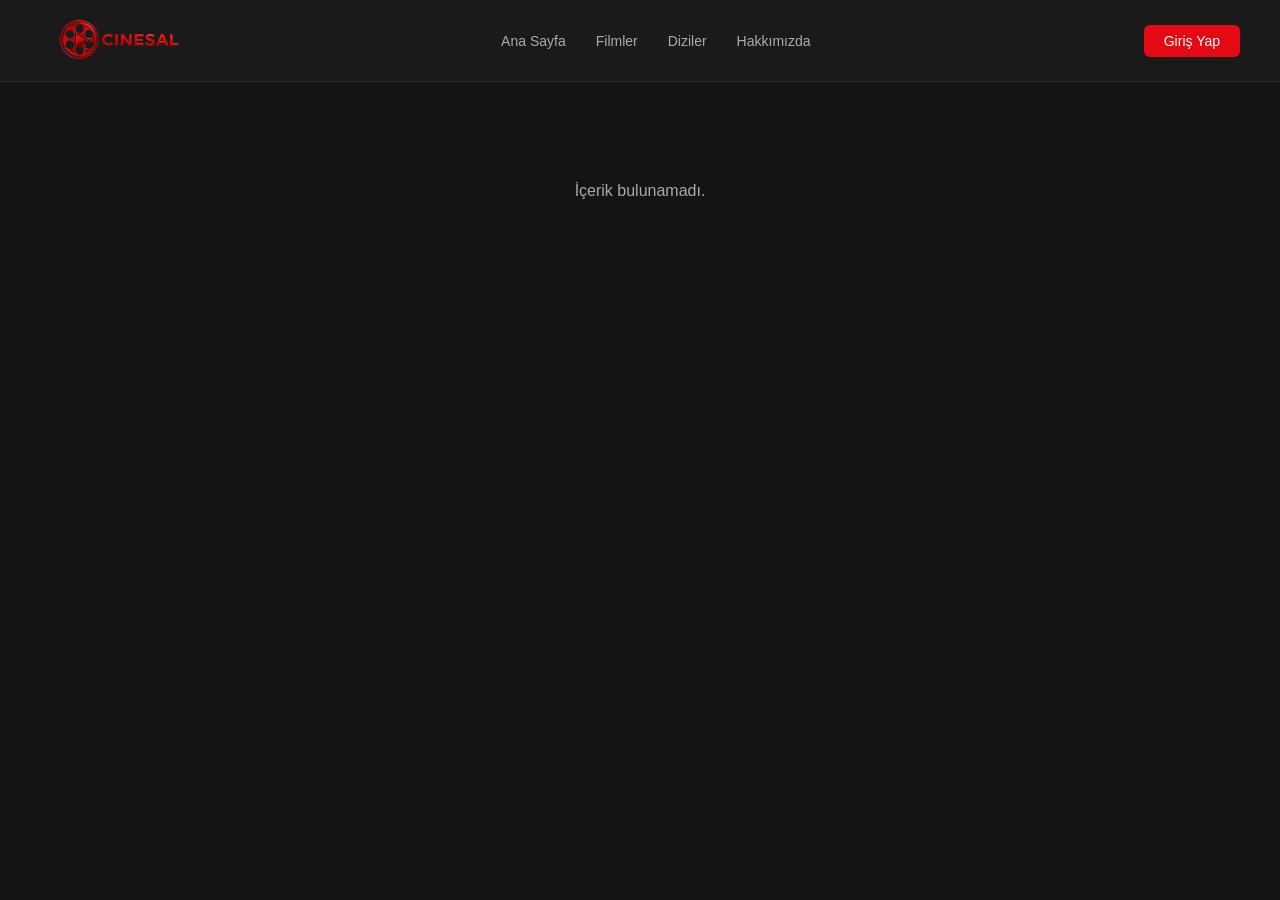
<file: detay.html>
<!DOCTYPE html>
<html lang="tr">
<head>
    <meta charset="UTF-8">
    <meta name="viewport" content="width=device-width, initial-scale=1.0">
    <title>Detay — Cinesal</title>
    <link rel="icon" type="image/png" href="images/cinesal-icon.png">
    <link rel="stylesheet" href="css/navbar.css">
    <link rel="stylesheet" href="css/style.css">
</head>
<body>

    <nav class="navbar">
        <div class="nav-logo">
    <a href="index.html">
        <img src="images/cinesal-logo.png" alt="Cinesal Logo" class="logo-img">
    </a>
</div>

        <ul class="nav-links">
            <li><a href="index.html">Ana Sayfa</a></li>
            <li><a href="filmler.html">Filmler</a></li>
            <li><a href="diziler.html">Diziler</a></li>
            <li><a href="hakkimizda.html">Hakkımızda</a></li>
        </ul>
        <div class="nav-actions">
            <a href="giris.html" class="btn-giris">Giriş Yap</a>
        </div>
    </nav>

    <section class="detay-section">
        <div class="container">

            <div class="detay-ust">
                <!-- POSTER -->
                <div class="detay-poster">
                    <img id="detayGorsel" src="" alt="">
                </div>

                <!-- BİLGİLER -->
                <div class="detay-bilgiler">
                    <h1 id="detayBaslik">Yükleniyor...</h1>
                    <p class="detay-meta" id="detayMeta"></p>

                    <div class="detay-badges" id="detayBadges"></div>

                    <p class="detay-aciklama" id="detayAciklama"></p>

                    <div class="detay-fiyat">
                        <span id="detayFiyat"></span>
                    </div>

                    <div class="detay-butonlar">
                        <button class="btn-primary" onclick="sepeteEkle()">
                            🛒 Satın Al
                        </button>
                        <button class="btn-secondary" onclick="listeyeEkle()">
                            + Listeye Ekle
                        </button>
                    </div>

                    <div class="form-mesaj" id="detayMesaj"></div>
                </div>
            </div>

            <!-- TRAILER -->
            <div class="detay-trailer">
                <h2>Fragman</h2>
                <div class="trailer-cerceve">
                    <iframe id="detayTrailer" src="" allowfullscreen></iframe>
                </div>
            </div>

        </div>
    </section>
    
    <!-- MİNİ SEPET -->
    <script src="js/data.js"></script>
    <script src="js/detay.js"></script>
    <script src="js/main.js"></script>

    <div class="mini-sepet" id="miniSepet">
        <div class="mini-sepet-baslik">
            <h3>🛒 Sepetim</h3>
            <button onclick="miniSepetKapat()">✕</button>
        </div>
        <div class="mini-sepet-icerik" id="miniSepetIcerik">
        </div>
        <div class="mini-sepet-alt">
            <div class="mini-sepet-toplam">
                <span>Toplam:</span>
                <span id="miniSepetToplam">0 ₺</span>
            </div>
            <a href="sepet.html" class="btn-primary" style="display:block;text-align:center;margin-top:12px;">
                Ödemeye Geç
            </a>
        </div>
    </div>
    <div class="sepet-overlay" id="sepetOverlay" onclick="miniSepetKapat()"></div>
</body>
</html>
</file>
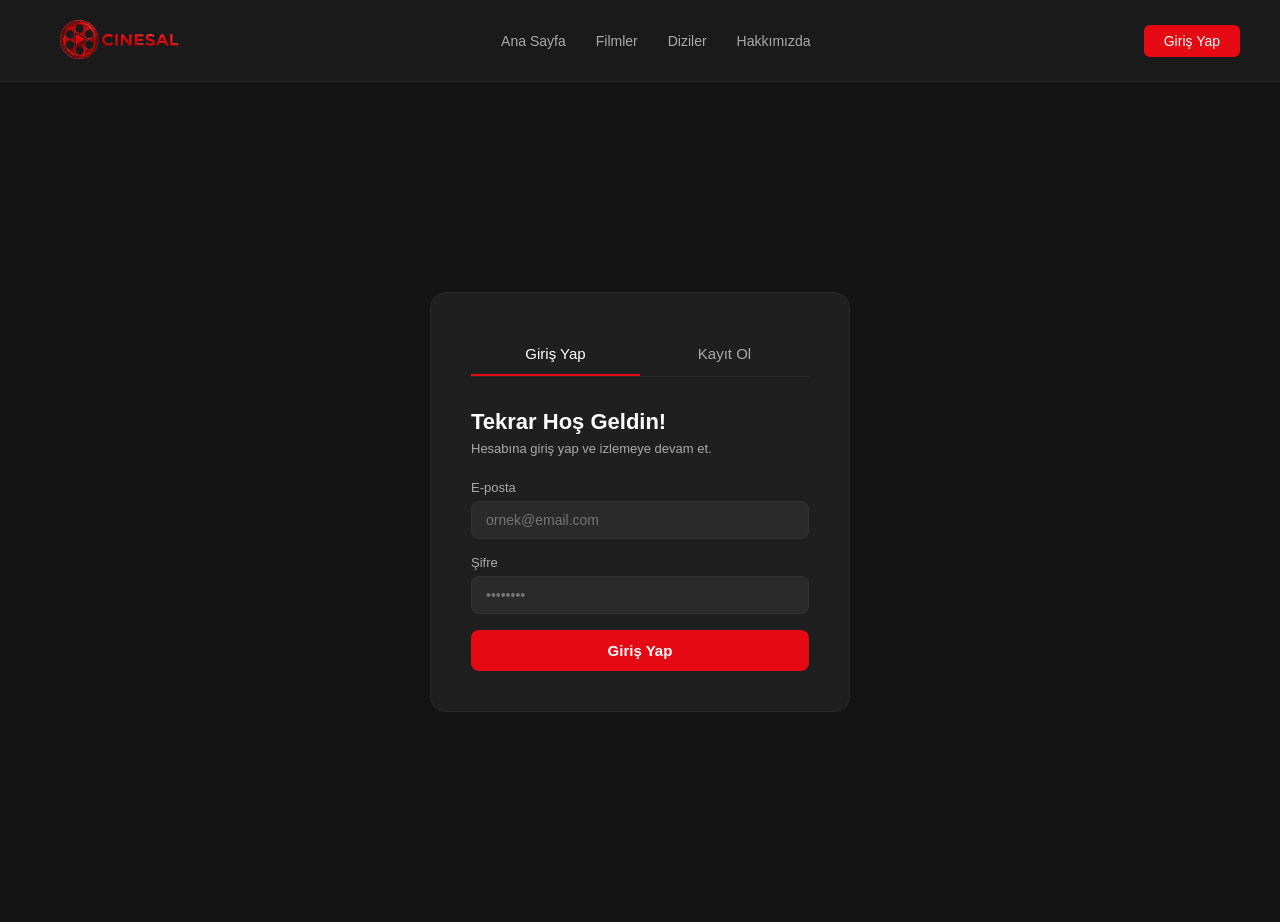
<file: giris.html>
<!DOCTYPE html>
<html lang="tr">
<head>
    <meta charset="UTF-8">
    <meta name="viewport" content="width=device-width, initial-scale=1.0">
    <title>Giriş Yap — Cinesal</title>
        <link rel="icon" type="image/png" href="images/cinesal-icon.png">
    <link rel="stylesheet" href="css/navbar.css">
    <link rel="stylesheet" href="css/style.css">
</head>
<body>

    <nav class="navbar">
        <div class="nav-logo">
    <a href="index.html">
        <img src="images/cinesal-logo.png" alt="Cinesal Logo" class="logo-img">
    </a>
</div>

        <ul class="nav-links">
            <li><a href="index.html">Ana Sayfa</a></li>
            <li><a href="filmler.html">Filmler</a></li>
            <li><a href="diziler.html">Diziler</a></li>
            <li><a href="hakkimizda.html">Hakkımızda</a></li>
        </ul>
        <div class="nav-actions">
            <a href="giris.html" class="btn-giris">Giriş Yap</a>
        </div>
    </nav>

    <section class="auth-section">
        <div class="auth-container">

            <!-- SEKMELER -->
            <div class="auth-tabs">
                <button class="auth-tab aktif" id="girisTab">Giriş Yap</button>
                <button class="auth-tab" id="kayitTab">Kayıt Ol</button>
            </div>

            <!-- GİRİŞ FORMU -->
            <div class="auth-form" id="girisForm">
                <h2>Tekrar Hoş Geldin!</h2>
                <p class="auth-sub">Hesabına giriş yap ve izlemeye devam et.</p>
                <div class="form-grup">
                    <label>E-posta</label>
                    <input type="email" id="girisEmail" placeholder="ornek@email.com">
                </div>
                <div class="form-grup">
                    <label>Şifre</label>
                    <input type="password" id="girisSifre" placeholder="••••••••">
                </div>
                <div class="form-mesaj" id="girisMesaj"></div>
                <button class="auth-btn" onclick="girisYap()">Giriş Yap</button>
            </div>

            <!-- KAYIT FORMU -->
            <div class="auth-form gizli" id="kayitForm">
                <h2>Aramıza Katıl!</h2>
                <p class="auth-sub">Ücretsiz hesap oluştur, hemen izlemeye başla.</p>
                <div class="form-grup">
                    <label>Ad Soyad</label>
                    <input type="text" id="kayitAd" placeholder="Adın Soyadın">
                </div>
                <div class="form-grup">
                    <label>E-posta</label>
                    <input type="email" id="kayitEmail" placeholder="ornek@email.com">
                </div>
                <div class="form-grup">
                    <label>Şifre</label>
                    <input type="password" id="kayitSifre" placeholder="En az 6 karakter">
                </div>
                <div class="form-grup">
                    <label>Şifre Tekrar</label>
                    <input type="password" id="kayitSifreTekrar" placeholder="Şifreni tekrar gir">
                </div>
                <div class="form-mesaj" id="kayitMesaj"></div>
                <button class="auth-btn" onclick="kayitOl()">Kayıt Ol</button>
            </div>

        </div>
    </section>

    <script src="js/auth.js"></script>
    <script src="js/main.js"></script>
</body>
</html>
</file>
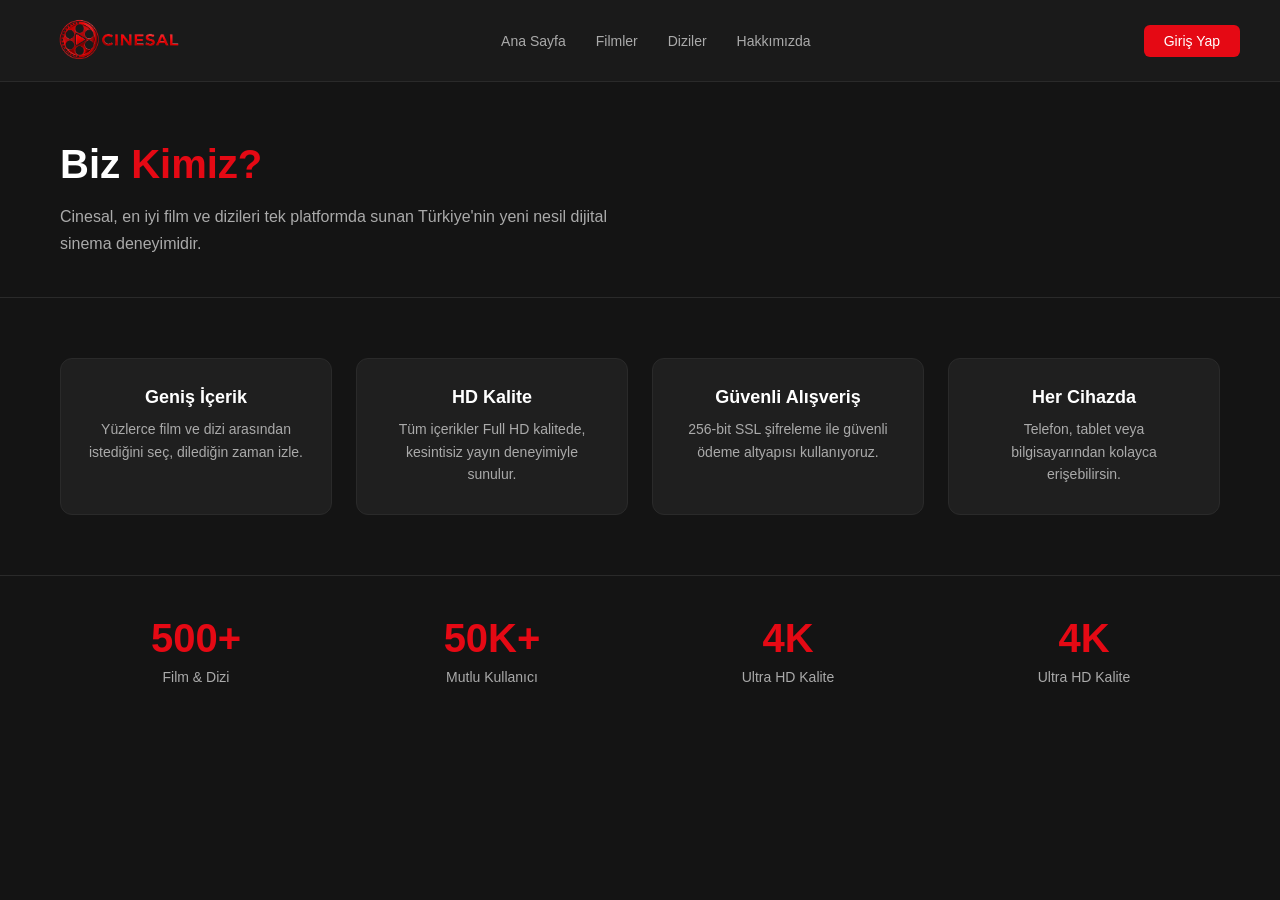
<file: hakkimizda.html>
<!DOCTYPE html>
<html lang="tr">
<head>
    <meta charset="UTF-8">
    <meta name="viewport" content="width=device-width, initial-scale=1.0">
    <title>Hakkımızda — Cinesal</title>
    <link rel="icon" type="image/png" href="images/cinesal-icon.png">
    <link rel="stylesheet" href="css/navbar.css">
    <link rel="stylesheet" href="css/style.css">
</head>
<body>

    <nav class="navbar">
        <div class="nav-logo">
    <a href="index.html">
        <img src="images/cinesal-logo.png" alt="Cinesal Logo" class="logo-img">
    </a>
</div>

        <ul class="nav-links">
            <li><a href="index.html">Ana Sayfa</a></li>
            <li><a href="filmler.html">Filmler</a></li>
            <li><a href="diziler.html">Diziler</a></li>
            <li><a href="hakkimizda.html">Hakkımızda</a></li>
        </ul>
        <div class="nav-actions">
            <a href="giris.html" class="btn-giris">Giriş Yap</a>
        </div>
    </nav>

    <!-- HAKKIMIZDA HERO -->
    <section class="hakkimizda-hero">
        <div class="container">
            <h1>Biz <span>Kimiz?</span></h1>
            <p>Cinesal, en iyi film ve dizileri tek platformda sunan Türkiye'nin yeni nesil dijital sinema deneyimidir.</p>
        </div>
    </section>

    <!-- ÖZELLİKLER -->
    <section class="ozellikler-section">
        <div class="container">
            <div class="ozellikler-grid">
                <div class="ozellik-kart">
                    <h3>Geniş İçerik</h3>
                    <p>Yüzlerce film ve dizi arasından istediğini seç, dilediğin zaman izle.</p>
                </div>
                <div class="ozellik-kart">
                    <h3>HD Kalite</h3>
                    <p>Tüm içerikler Full HD kalitede, kesintisiz yayın deneyimiyle sunulur.</p>
                </div>
                <div class="ozellik-kart">
                    <h3>Güvenli Alışveriş</h3>
                    <p>256-bit SSL şifreleme ile güvenli ödeme altyapısı kullanıyoruz.</p>
                </div>
                <div class="ozellik-kart">
                    <h3>Her Cihazda</h3>
                    <p>Telefon, tablet veya bilgisayarından kolayca erişebilirsin.</p>
                </div>
            </div>
        </div>
    </section>

    <!-- İSTATİSTİKLER -->
    <section class="istatistik-section">
        <div class="container">
            <div class="istatistik-grid">
                <div class="istatistik-kart">
                    <h2>500+</h2>
                    <p>Film & Dizi</p>
                </div>
                <div class="istatistik-kart">
                    <h2>50K+</h2>
                    <p>Mutlu Kullanıcı</p>
                </div>
                <div class="istatistik-kart">
                    <h2>4K</h2>
                    <p>Ultra HD Kalite</p>
                </div>
                    <div class="istatistik-kart">
                    <h2>4K</h2>
                    <p>Ultra HD Kalite</p>
                </div>
            </div>
        </div>
    </section>

    <script src="js/main.js"></script>
</body>
</html>
</file>
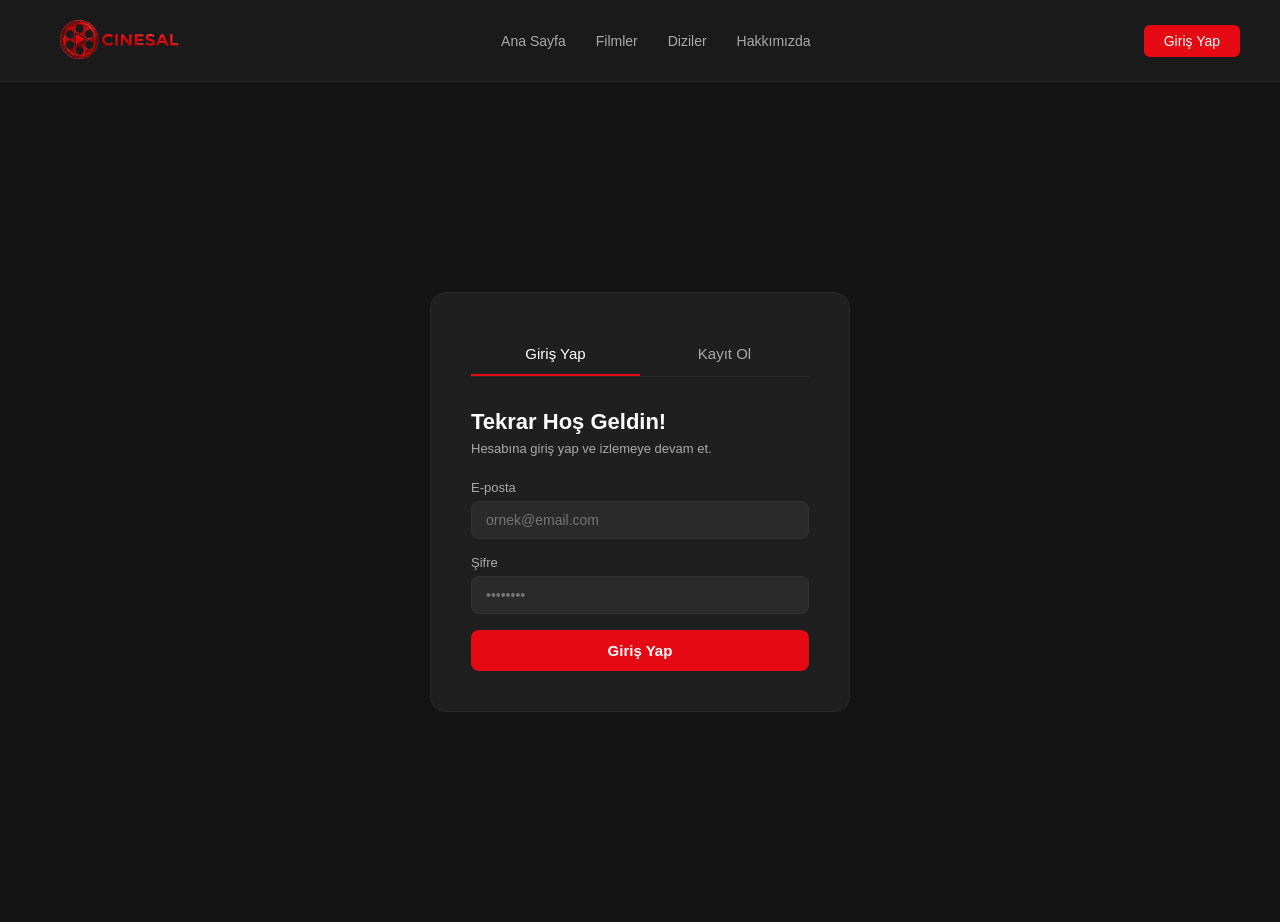
<file: izle.html>
<!DOCTYPE html>
<html lang="tr">
<head>
    <meta charset="UTF-8">
    <meta name="viewport" content="width=device-width, initial-scale=1.0">
    <title>İzle — Cinesal</title>
    
    <link rel="icon" type="image/png" href="images/cinesal-icon.png">
    
    <link rel="stylesheet" href="css/navbar.css">
    <link rel="stylesheet" href="css/style.css?v=30">
</head>
<body>

    <nav class="navbar">
        <div class="nav-logo">
    <a href="index.html">
        <img src="images/cinesal-logo.png" alt="Cinesal Logo" class="logo-img">
    </a>
</div>

        <ul class="nav-links">
            <li><a href="index.html">Ana Sayfa</a></li>
            <li><a href="filmler.html">Filmler</a></li>
            <li><a href="diziler.html">Diziler</a></li>
            <li><a href="hakkimizda.html">Hakkımızda</a></li>
        </ul>

        <div class="nav-actions">
            <a href="giris.html" class="btn-giris">Giriş Yap</a>
        </div>
    </nav>

    <section class="izle-section">
        <div class="container">

            <div class="izle-ust">
                <a href="javascript:history.back()" class="geri-btn">← Geri Dön</a>
                <h1 id="izleBaslik">İçerik Yükleniyor...</h1>
            </div>

            <div class="video-kapsayici" id="videoAlani">
                <!-- Video JS ile buraya gelecek -->
            </div>

            <div class="izle-bilgi">
                <h2 id="izleAltBaslik"></h2>
                <p id="izleAciklama"></p>
            </div>

        </div>
    </section>

    <script src="js/data.js"></script>
    <script src="js/main.js"></script>
    <script src="js/izle.js?v=30"></script>

</body>
</html>
</file>
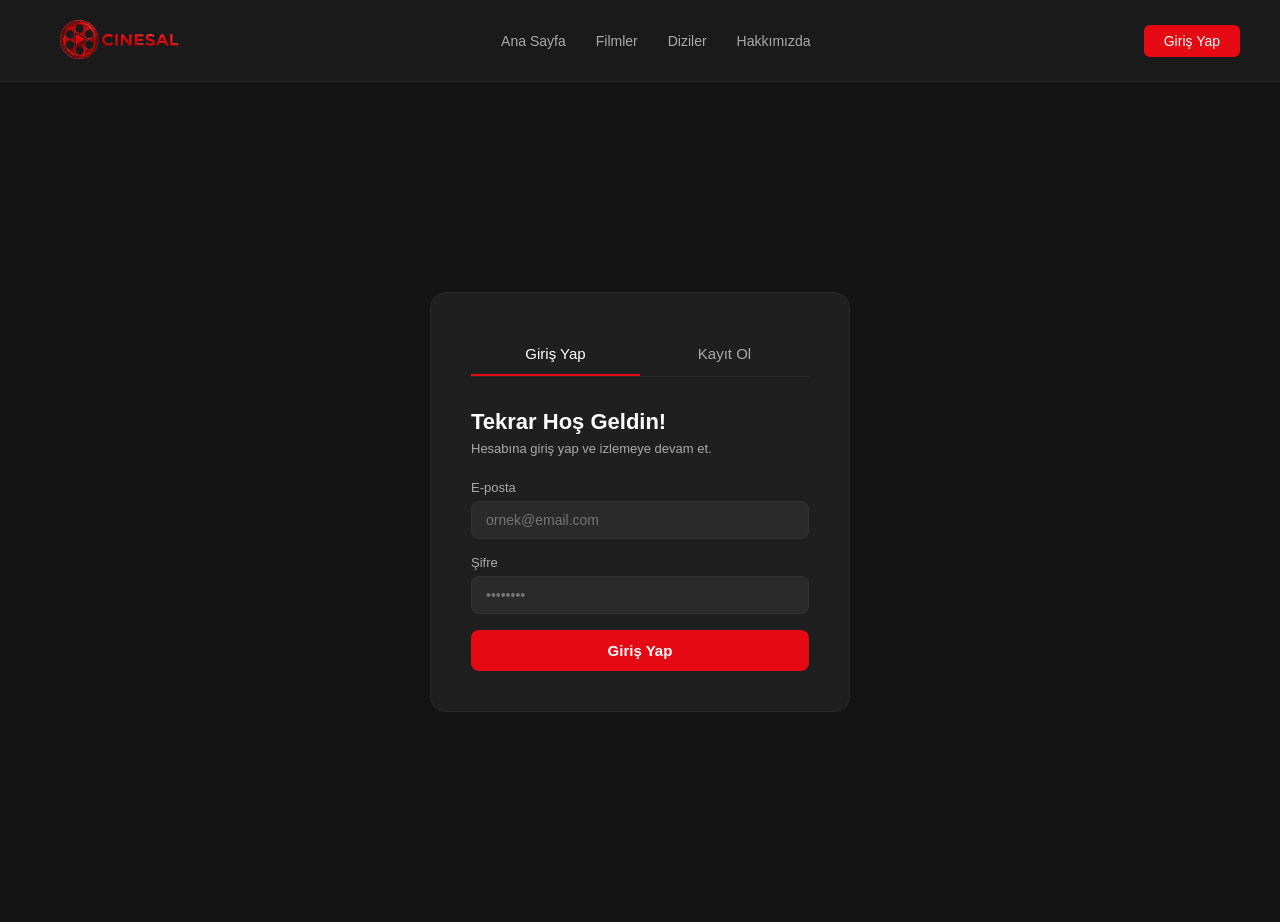
<file: listem.html>
<!DOCTYPE html>
<html lang="tr">
<head>
    <meta charset="UTF-8">
    <meta name="viewport" content="width=device-width, initial-scale=1.0">
    <title>Listem — Cinesal</title>
    <link rel="icon" type="image/png" href="images/cinesal-icon.png">
    <link rel="stylesheet" href="css/navbar.css">
    <link rel="stylesheet" href="css/style.css">
</head>
<body>

    <nav class="navbar">
        <div class="nav-logo">
    <a href="index.html">
        <img src="images/cinesal-logo.png" alt="Cinesal Logo" class="logo-img">
    </a>
</div>
        <ul class="nav-links">
            <li><a href="index.html">Ana Sayfa</a></li>
            <li><a href="filmler.html">Filmler</a></li>
            <li><a href="diziler.html">Diziler</a></li>
            <li><a href="hakkimizda.html">Hakkımızda</a></li>
        </ul>
        <div class="nav-actions">
            <a href="giris.html" class="btn-giris">Giriş Yap</a>
        </div>
    </nav>

    <section class="sayfa-baslik">
        <div class="container">
            <h1>Benim <span>Listem</span></h1>
            <p>İzlemek istediğin film ve dizileri buradan takip et.</p>
        </div>
    </section>

    <section class="kartlar-section">
        <div class="container">
            <div class="kartlar-grid" id="listemGrid">
            </div>
            <div class="bos-liste gizli" id="bosListeMesaj">
                <p>🎬 Listeniz henüz boş!</p>
                <p>Film veya dizi detay sayfasından listeye ekleyebilirsin.</p>
                <a href="filmler.html" class="btn-primary">Filmlere Göz At</a>
            </div>
        </div>
    </section>

    <script src="js/data.js"></script>
    <script src="js/listem.js"></script>
    <script src="js/main.js"></script>
</body>
</html>
</file>
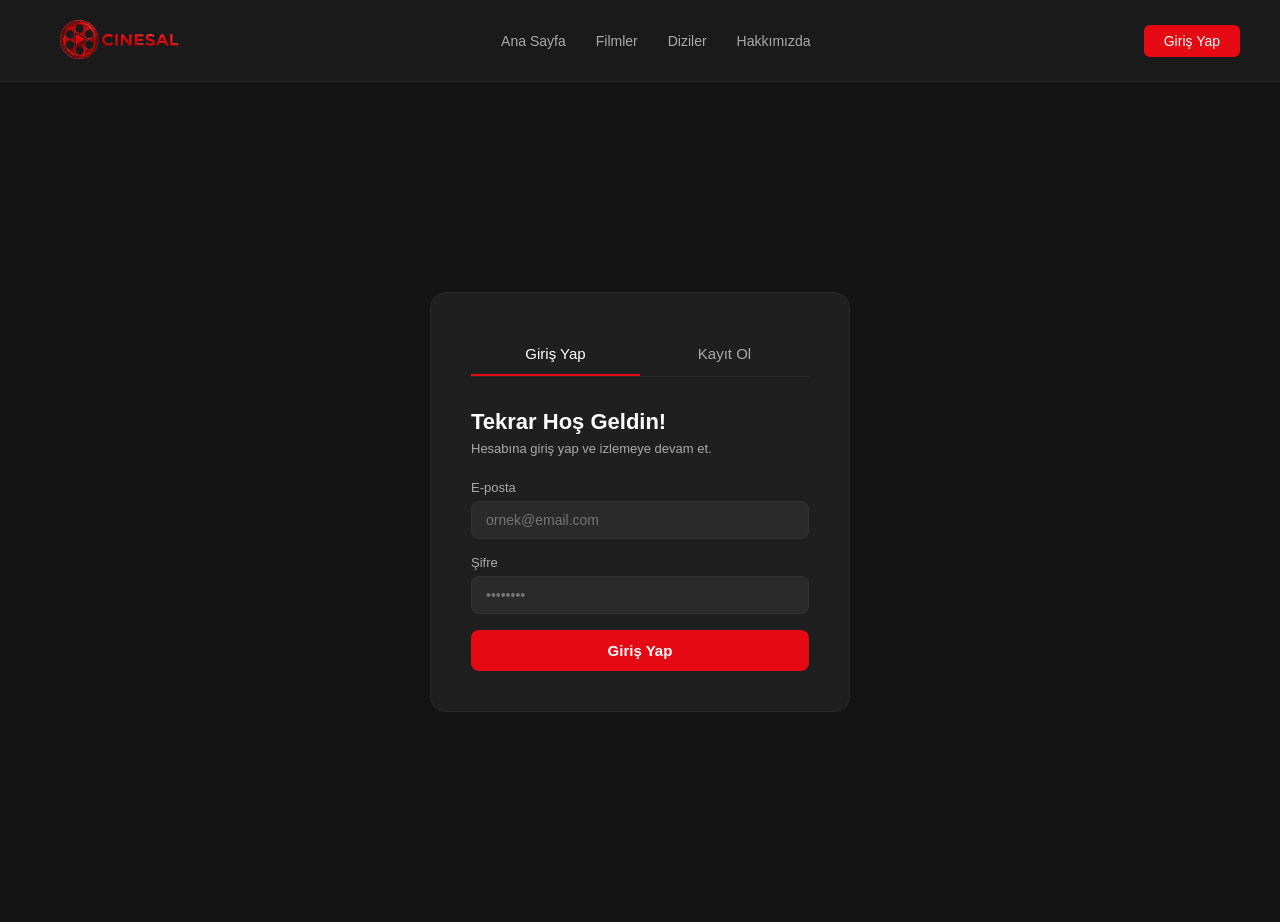
<file: profil.html>
<!DOCTYPE html>
<html lang="tr">
<head>
    <meta charset="UTF-8">
    <meta name="viewport" content="width=device-width, initial-scale=1.0">
    <title>Profilim — Cinesal</title>
    <link rel="icon" type="image/png" href="images/cinesal-icon.png">
    <link rel="stylesheet" href="css/navbar.css">
    <link rel="stylesheet" href="css/style.css">
</head>
<body>

    <nav class="navbar">
        <div class="nav-logo">
    <a href="index.html">
        <img src="images/cinesal-logo.png" alt="Cinesal Logo" class="logo-img">
    </a>
</div>
        <ul class="nav-links">
            <li><a href="index.html">Ana Sayfa</a></li>
            <li><a href="filmler.html">Filmler</a></li>
            <li><a href="diziler.html">Diziler</a></li>
            <li><a href="hakkimizda.html">Hakkımızda</a></li>
        </ul>
        <div class="nav-actions">
            <a href="giris.html" class="btn-giris">Giriş Yap</a>
        </div>
    </nav>

    <section class="profil-section">
        <div class="container">

            <!-- PROFİL BAŞLIK -->
            <div class="profil-header">
                <div class="profil-avatar">👤</div>
                <div class="profil-bilgi">
                    <h1 id="profilAd">Yükleniyor...</h1>
                    <p id="profilEmail">Yükleniyor...</p>
                </div>
                <button class="btn-cikis" onclick="cikisYap()">Çıkış Yap</button>
            </div>

            <!-- PROFİL BİLGİLERİ -->
            <div class="profil-grid">
                <div class="profil-kart">
                    <h3>Hesap Bilgileri</h3>
                    <div class="profil-satir">
                        <span class="profil-etiket">Ad Soyad</span>
                        <span id="bilgiAd">—</span>
                    </div>
                    <div class="profil-satir">
                        <span class="profil-etiket">E-posta</span>
                        <span id="bilgiEmail">—</span>
                    </div>
                    <div class="profil-satir">
                        <span class="profil-etiket">Üyelik</span>
                        <span class="rozet-uye">Standart Üye</span>
                    </div>
                </div>

                <div class="profil-kart">
                    <h3>İstatistikler</h3>
                    <div class="profil-satir">
                        <span class="profil-etiket">Listemde</span>
                        <span id="listeAdet">0 içerik</span>
                    </div>
                    <div class="profil-satir">
                        <span class="profil-etiket">Satın Alınan</span>
                        <span id="satinanAdet">0 içerik</span>
                    </div>
                </div>
            </div>

        </div>
    </section>

    <script src="js/data.js"></script>
    <script src="js/main.js"></script>
    <script src="js/profil.js"></script>
</body>
</html>
</file>
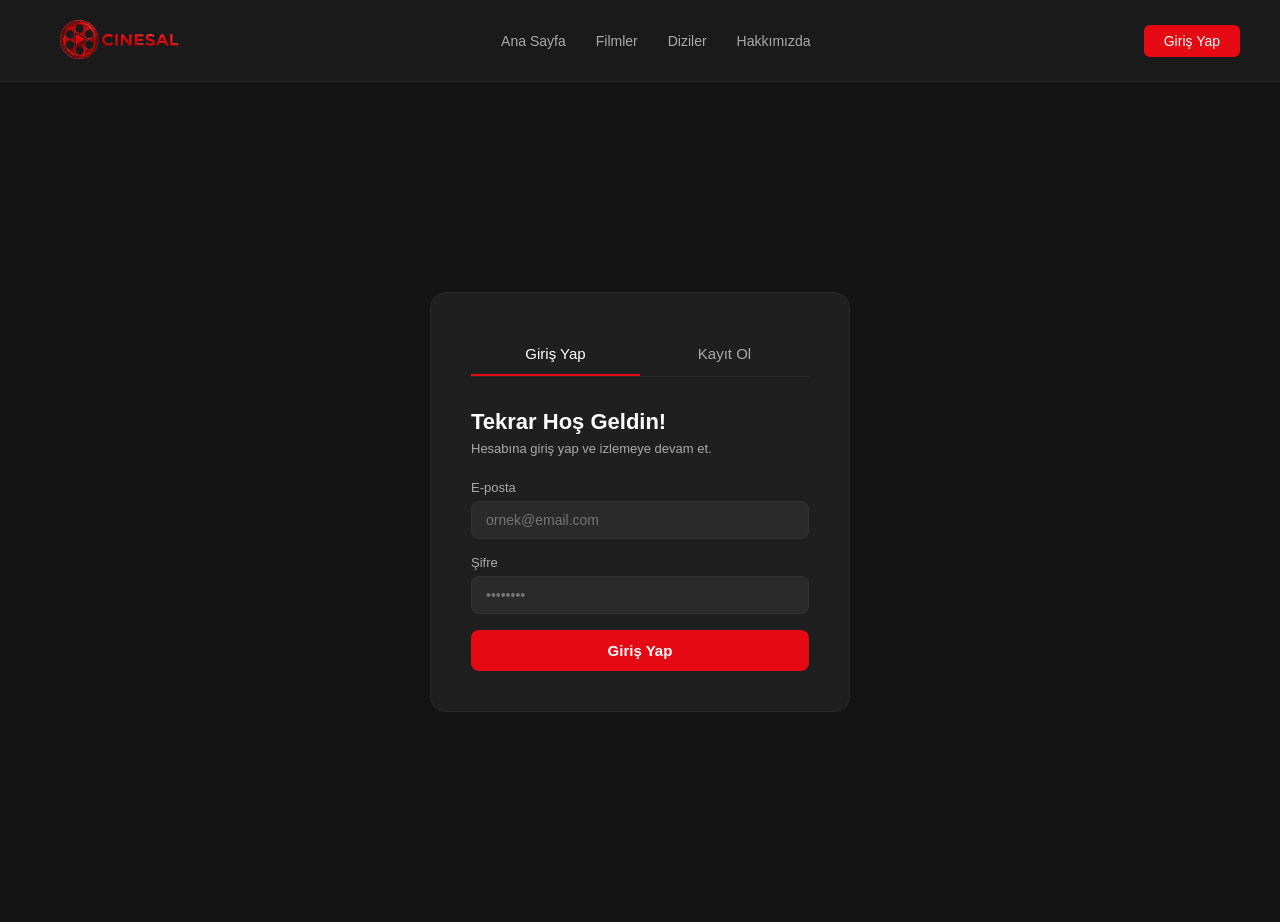
<file: sepet.html>
<!DOCTYPE html>
<html lang="tr">
<head>
    <meta charset="UTF-8">
    <meta name="viewport" content="width=device-width, initial-scale=1.0">
    <title>Sepet — Cinesal</title>
    <link rel="icon" type="image/png" href="images/cinesal-icon.png">
    <link rel="stylesheet" href="css/navbar.css">
    <link rel="stylesheet" href="css/style.css?v=20">
</head>
<body>

    <nav class="navbar">
        <div class="nav-logo">
    <a href="index.html">
        <img src="images/cinesal-logo.png" alt="Cinesal Logo" class="logo-img">
    </a>
</div>
        <ul class="nav-links">
            <li><a href="index.html">Ana Sayfa</a></li>
            <li><a href="filmler.html">Filmler</a></li>
            <li><a href="diziler.html">Diziler</a></li>
            <li><a href="hakkimizda.html">Hakkımızda</a></li>
        </ul>
        <div class="nav-actions">
            <a href="giris.html" class="btn-giris">Giriş Yap</a>
        </div>
    </nav>

    <section class="sepet-section">
        <div class="container">
            <div class="sayfa-baslik">
                <h1>Sepetim <span>& Ödeme</span></h1>
                <p>Satın almak istediğin içerikleri gözden geçir ve ödemeyi tamamla.</p>
            </div>

            <div class="sepet-grid">

                <!-- SEPET ÜRÜNLERİ -->
                <div class="sepet-sol">
                    <div id="sepetListesi"></div>
                    <div class="bos-liste gizli" id="bosSepetMesaj">
                        <p>🛒 Sepetiniz boş!</p>
                        <p>Film veya dizi sayfasından sepete ekleyebilirsin.</p>
                        <a href="filmler.html" class="btn-primary">Filmlere Göz At</a>
                    </div>
                </div>

                <!-- ÖDEME FORMU -->
                <div class="sepet-sag" id="odemeFormu">
                    <div class="odeme-ozet">
                        <h3>Sipariş Özeti</h3>
                        <div id="odemeSepetOzet"></div>
                        <div class="odeme-toplam">
                            <span>Toplam</span>
                            <span id="odemeToplam">0 ₺</span>
                        </div>
                    </div>

                    <div class="odeme-form">
                        <h3>Ödeme Bilgileri</h3>
                        <div class="form-grup">
                            <label>Kart Üzerindeki İsim</label>
                            <input type="text" id="kartIsim" placeholder="Ad Soyad">
                        </div>
                        <div class="form-grup">
                            <label>Kart Numarası</label>
                            <input type="text" id="kartNo" placeholder="**** **** **** ****" maxlength="19">
                        </div>
                        <div class="odeme-satir">
                            <div class="form-grup">
                                <label>Son Kullanma</label>
                                <input type="text" id="kartTarih" placeholder="AA/YY" maxlength="5">
                            </div>
                            <div class="form-grup">
                                <label>CVV</label>
                                <input type="text" id="kartCvv" placeholder="***" maxlength="3">
                            </div>
                        </div>
                        <div class="form-mesaj" id="odemeMesaj"></div>
                        <button type="button" class="auth-btn" onclick="odemeYap(event)">
                            🔒 Ödemeyi Tamamla
                        </button>
                        <p class="odeme-guvenlik">🔐 256-bit SSL ile güvenli ödeme</p>
                    </div>
                </div>

            </div>
        </div>
    </section>

    <!-- ÖDEME BAŞARILI MODAL -->
    <div class="modal-overlay gizli" id="basariModal">
        <div class="modal">
            <div class="modal-ikon">🎉</div>
            <h2>Ödeme Başarılı!</h2>
            <p>Satın aldığın içerikler profiline eklendi.</p>
            <p>İyi seyirler!</p>
            <a href="index.html" class="btn-primary" style="display:block;text-align:center;margin-top:20px;">
                Ana Sayfaya Dön
            </a>
        </div>
    </div>

    <script src="js/data.js"></script>
    <script src="js/main.js"></script>
    <script src="js/sepet.js?v=20"></script>
</body>
</html>
</file>
<file: css/navbar.css>
/* Genel sıfırlama */
* {
    margin: 0;
    padding: 0;
    box-sizing: border-box;
}

/* Navbar ana yapısı */
.navbar {
    background-color: #1a1a1a;
    height: 82px;
    padding: 0 40px;
    display: flex;
    align-items: center;
    justify-content: space-between;
    border-bottom: 1px solid #2a2a2a;
    position: sticky;
    top: 0;
    z-index: 999;
}

/* Logo alanı */
.nav-logo {
    height: 82px;
    display: flex;
    align-items: center;
    overflow: visible;
}

/* Logo linki */
.nav-logo a {
    display: flex;
    align-items: center;
    text-decoration: none;
    height: 100%;
    color: #e50914;
    font-size: 24px;
    font-weight: bold;
    letter-spacing: 2px;
}

/* Görsel logo */
.logo-img {
    height: 72px;
    width: auto;
    object-fit: contain;
    display: block;
    transform: scale(1.18);
    transform-origin: left center;
}

/* Linkler */
.nav-links {
    list-style: none;
    display: flex;
    align-items: center;
    gap: 30px;
}

.nav-links a {
    color: #aaaaaa;
    text-decoration: none;
    font-size: 14px;
    transition: color 0.3s;
}

.nav-links a:hover {
    color: #ffffff;
}

/* Sağ taraf */
.nav-actions {
    display: flex;
    align-items: center;
}

/* Giriş butonu */
.btn-giris {
    background-color: #e50914;
    color: #ffffff;
    padding: 8px 20px;
    border-radius: 6px;
    text-decoration: none;
    font-size: 14px;
    transition: background-color 0.3s;
}

.btn-giris:hover {
    background-color: #b20710;
}

/* Profil dropdown */
.nav-profil {
    position: relative;
    cursor: pointer;
}

.nav-kullanici {
    color: #ffffff;
    font-size: 14px;
    padding: 8px 16px;
    background: #2a2a2a;
    border-radius: 20px;
    border: 1px solid #444;
    display: inline-block;
}

/* Dropdown menü */
.nav-dropdown {
    display: none;
    position: absolute;
    right: 0;
    top: 44px;
    background: #1f1f1f;
    border: 1px solid #2a2a2a;
    border-radius: 10px;
    min-width: 160px;
    overflow: hidden;
    z-index: 1000;
}

.nav-dropdown a {
    display: block;
    padding: 12px 16px;
    color: #aaaaaa;
    font-size: 14px;
    text-decoration: none;
    transition: all 0.2s;
}

.nav-dropdown a:hover {
    background: #2a2a2a;
    color: #ffffff;
}

.nav-dropdown.acik {
    display: block;
}

/* Mobil uyum */
@media (max-width: 768px) {
    .navbar {
        height: auto;
        min-height: 82px;
        padding: 12px 20px;
        flex-wrap: wrap;
        gap: 14px;
    }

    .nav-logo {
        height: 70px;
    }

    .logo-img {
        height: 60px;
        transform: scale(1.1);
    }

    .nav-links {
        order: 3;
        width: 100%;
        justify-content: center;
        gap: 18px;
        flex-wrap: wrap;
    }

    .nav-links a {
        font-size: 13px;
    }

    .nav-actions {
        margin-left: auto;
    }
}
</file>
<file: css/style.css>
/* Genel body stili */
body {
    background-color: #141414;
    color: #ffffff;
    font-family: 'Segoe UI', Tahoma, Geneva, Verdana, sans-serif;
    min-height: 100vh;
}

/* Genel link stili */
a {
    text-decoration: none;
    color: inherit;
}

/* Sayfa içeriği için boşluk */
.container {
    max-width: 1200px;
    margin: 0 auto;
    padding: 0 20px;
}

/* Bölüm başlıkları */
.section-title {
    font-size: 20px;
    font-weight: bold;
    margin-bottom: 16px;
    color: #ffffff;
}

.section-title span {
    color: #e50914;
}
/* HERO */
.hero {
    min-height: 600px;
    background: linear-gradient(
        to right,
        #141414 40%,
        transparent 100%
    ),
    url('https://image.tmdb.org/t/p/original/rAiYTfKGqDCRIIqo664sY9XZIvQ.jpg');
    background-size: cover;
    background-position: center;
    display: flex;
    align-items: center;
    padding: 60px 40px;
}

.hero-content {
    max-width: 550px;
}

.hero-label {
    color: #e50914;
    font-size: 12px;
    font-weight: bold;
    letter-spacing: 2px;
    text-transform: uppercase;
    margin-bottom: 10px;
}

.hero-title {
    font-size: 48px;
    font-weight: bold;
    margin-bottom: 8px;
}

.hero-meta {
    color: #aaaaaa;
    font-size: 14px;
    margin-bottom: 12px;
}

.hero-badges {
    display: flex;
    gap: 8px;
    margin-bottom: 16px;
}

.badge {
    background: #2a2a2a;
    color: #aaaaaa;
    font-size: 12px;
    padding: 4px 12px;
    border-radius: 20px;
    border: 1px solid #333;
}

.badge-red {
    background: #3a0a0a;
    color: #e50914;
    border-color: #5a1a1a;
}

.hero-desc {
    color: #cccccc;
    font-size : 12px;
    line-height: 1.7;
    margin-bottom: 24px;
}

.hero-buttons {
    display: flex;
    gap: 12px;
    flex-wrap: wrap;
}

.btn-primary {
    background: #e50914;
    color: #ffffff;
    padding: 12px 28px;
    border-radius: 6px;
    font-size: 15px;
    font-weight: bold;
    transition: background 0.3s;
    display: inline-block;
}

.btn-primary:hover {
    background: #b20710;
}

.btn-secondary {
    background: #2a2a2a;
    color: #ffffff;
    padding: 12px 28px;
    border-radius: 6px;
    font-size: 15px;
   border: 1px solid #444;
    transition: background 0.3s;
    display: inline-block;
}

.btn-secondary:hover {
    background: #3a3a3a;
}

/* KARTLAR BÖLÜMÜ */
.kartlar-section {
    padding: 40px 0;
}

.kartlar-grid {
    display: grid;
    grid-template-columns: repeat(auto-fill, minmax(180px, 1fr));
    gap: 20px;
}

/* TEK KART */
.kart {
    background: #1f1f1f;
    border-radius: 10px;
    overflow: hidden;
    transition: transform 0.3s, box-shadow 0.3s;
    cursor: pointer;
}

.kart:hover {
    transform: translateY(-6px);
    box-shadow: 0 10px 30px rgba(229, 9, 20, 0.2);
}

.kart img {
    width: 100%;
    height: 260px;
    object-fit: cover;
    display: block;
}

.kart-bilgi {
    padding: 12px;
}

.kart-puan {
    font-size: 12px;
    color: #f5c518;
}

.kart-baslik {
    font-size: 15px;
    font-weight: bold;
    margin: 6px 0 4px;
    color: #ffffff;
}

.kart-meta {
    font-size: 12px;
    color: #aaaaaa;
    margin-bottom: 6px;
}

.kart-fiyat {
    font-size: 14px;
    color: #e50914;
    font-weight: bold;
}

/* SAYFA BAŞLIĞI */
.sayfa-baslik {
    padding: 40px 0 20px;
    border-bottom: 1px solid #2a2a2a;
}

.sayfa-baslik h1 {
    font-size: 32px;
    font-weight: bold;
    margin-bottom: 8px;
}

.sayfa-baslik h1 span {
    color: #e50914;
}

.sayfa-baslik p {
    color: #aaaaaa;
    font-size: 14px;
}

/* FİLTRE */
.filtre-section {
    padding: 20px 0;
}

.filtre-grup {
    display: flex;
    gap: 10px;
    flex-wrap: wrap;
}

.filtre-btn {
    background: #2a2a2a;
    color: #aaaaaa;
    border: 1px solid #333;
    padding: 8px 18px;
    border-radius: 20px;
    font-size: 13px;
    cursor: pointer;
    transition: all 0.3s;
}

.filtre-btn:hover {
    background: #3a3a3a;
    color: #ffffff;
}

.filtre-btn.aktif {
    background: #e50914;
    color: #ffffff;
    border-color: #e50914;
}

/* HAKKIMIZDA */
.hakkimizda-hero {
    padding: 60px 0 40px;
    border-bottom: 1px solid #2a2a2a;
}

.hakkimizda-hero h1 {
    font-size: 40px;
    font-weight: bold;
    margin-bottom: 16px;
}

.hakkimizda-hero h1 span {
    color: #e50914;
}

.hakkimizda-hero p {
    color: #aaaaaa;
    font-size: 16px;
    max-width: 600px;
    line-height: 1.7;
}

/* ÖZELLİKLER */
.ozellikler-section {
    padding: 60px 0;
}

.ozellikler-grid {
    display: grid;
    grid-template-columns: repeat(auto-fit, minmax(220px, 1fr));
    gap: 24px;
}

.ozellik-kart {
    background: #1f1f1f;
    border: 1px solid #2a2a2a;
    border-radius: 12px;
    padding: 28px;
    text-align: center;
    transition: transform 0.3s;
}

.ozellik-kart:hover {
    transform: translateY(-6px);
}

.ozellik-ikon {
    font-size: 40px;
    margin-bottom: 16px;
}

.ozellik-kart h3 {
    font-size: 18px;
    font-weight: bold;
    margin-bottom: 10px;
    color: #ffffff;
}

.ozellik-kart p {
    color: #aaaaaa;
    font-size: 14px;
    line-height: 1.6;
}

/* İSTATİSTİKLER */
.istatistik-section {
    padding: 40px 0 60px;
    border-top: 1px solid #2a2a2a;
}

.istatistik-grid {
    display: grid;
    grid-template-columns: repeat(auto-fit, minmax(150px, 1fr));
    gap: 24px;
    text-align: center;
}

.istatistik-kart h2 {
    font-size: 40px;
    font-weight: bold;
    color: #e50914;
    margin-bottom: 8px;
}

.istatistik-kart p {
    color: #aaaaaa;
    font-size: 14px;
}

/* GİRİŞ / KAYIT */
.auth-section {
    min-height: calc(100vh - 60px);
    display: flex;
    align-items: center;
    justify-content: center;
    padding: 40px 20px;
}

.auth-container {
    background: #1f1f1f;
    border: 1px solid #2a2a2a;
    border-radius: 16px;
    padding: 40px;
    width: 100%;
    max-width: 420px;
}

.auth-tabs {
    display: flex;
    margin-bottom: 32px;
    border-bottom: 1px solid #2a2a2a;
}

.auth-tab {
    flex: 1;
    background: none;
    border: none;
    color: #aaaaaa;
    font-size: 15px;
    padding: 12px;
    cursor: pointer;
    border-bottom: 2px solid transparent;
    transition: all 0.3s;
}

.auth-tab.aktif {
    color: #ffffff;
    border-bottom-color: #e50914;
}

.auth-form h2 {
    font-size: 22px;
    font-weight: bold;
    margin-bottom: 6px;
}

.auth-sub {
    color: #aaaaaa;
    font-size: 13px;
    margin-bottom: 24px;
}

.form-grup {
    margin-bottom: 16px;
}

.form-grup label {
    display: block;
    font-size: 13px;
    color: #aaaaaa;
    margin-bottom: 6px;
}

.form-grup input {
    width: 100%;
    background: #2a2a2a;
    border: 1px solid #333;
    border-radius: 8px;
    padding: 10px 14px;
    color: #ffffff;
    font-size: 14px;
    outline: none;
    transition: border 0.3s;
    box-sizing: border-box;
}

.form-grup input:focus {
    border-color: #e50914;
}

.form-mesaj {
    font-size: 13px;
    margin-bottom: 16px;
    padding: 8px 12px;
    border-radius: 6px;
    display: none;
}

.form-mesaj.hata {
    display: block;
    background: #3a0a0a;
    color: #e50914;
    border: 1px solid #5a1a1a;
}

.form-mesaj.basari {
    display: block;
    background: #0a3a0a;
    color: #4caf50;
    border: 1px solid #1a5a1a;
}

.auth-btn {
    width: 100%;
    background: #e50914;
    color: #ffffff;
    border: none;
    border-radius: 8px;
    padding: 12px;
    font-size: 15px;
    font-weight: bold;
    cursor: pointer;
    transition: background 0.3s;
}

.auth-btn:hover {
    background: #b20710;
}

.gizli {
    display: none; !important;
}

/* PROFİL */
.profil-section {
    padding: 40px 0;
}

.profil-header {
    display: flex;
    align-items: center;
    gap: 20px;
    background: #1f1f1f;
    border: 1px solid #2a2a2a;
    border-radius: 16px;
    padding: 28px;
    margin-bottom: 24px;
}

.profil-avatar {
    font-size: 50px;
    background: #2a2a2a;
    width: 80px;
    height: 80px;
    border-radius: 50%;
    display: flex;
    align-items: center;
    justify-content: center;
}

.profil-bilgi h1 {
    font-size: 22px;
    font-weight: bold;
    margin-bottom: 4px;
}

.profil-bilgi p {
    color: #aaaaaa;
    font-size: 14px;
}

.btn-cikis {
    margin-left: auto;
    background: transparent;
    border: 1px solid #e50914;
    color: #e50914;
    padding: 8px 20px;
    border-radius: 8px;
    font-size: 14px;
    cursor: pointer;
    transition: all 0.3s;
}

.btn-cikis:hover {
    background: #e50914;
    color: #ffffff;
}

.profil-grid {
    display: grid;
    grid-template-columns: repeat(auto-fit, minmax(280px, 1fr));
    gap: 20px;
}

.profil-kart {
    background: #1f1f1f;
    border: 1px solid #2a2a2a;
    border-radius: 16px;
    padding: 28px;
}

.profil-kart h3 {
    font-size: 16px;
    font-weight: bold;
    margin-bottom: 20px;
    color: #e50914;
}

.profil-satir {
    display: flex;
    justify-content: space-between;
    align-items: center;
    padding: 12px 0;
    border-bottom: 1px solid #2a2a2a;
    font-size: 14px;
}

.profil-satir:last-child {
    border-bottom: none;
}

.profil-etiket {
    color: #aaaaaa;
}

.rozet-uye {
    background: #2a2a2a;
    color: #ffffff;
    padding: 4px 12px;
    border-radius: 20px;
    font-size: 12px;
}

/* BOŞ LİSTE */
.bos-liste {
    text-align: center;
    padding: 60px 20px;
    color: #aaaaaa;
}

.bos-liste p {
    font-size: 16px;
    margin-bottom: 12px;
}

.bos-liste a {
    margin-top: 16px;
    display: inline-block;
}

/* LİSTEDEN ÇIKAR BUTONU */
.btn-listeden-cikar {
    width: 100%;
    background: transparent;
    border: 1px solid #e50914;
    color: #e50914;
    padding: 8px;
    font-size: 12px;
    cursor: pointer;
    transition: all 0.3s;
}

.btn-listeden-cikar:hover {
    background: #e50914;
    color: #ffffff;
}

/* DETAY SAYFASI */
.detay-section {
    padding: 40px 0;
}

.detay-ust {
    display: grid;
    grid-template-columns: 280px 1fr;
    gap: 40px;
    margin-bottom: 40px;
}

.detay-poster img {
    width: 100%;
    border-radius: 12px;
}

.detay-bilgiler h1 {
    font-size: 32px;
    font-weight: bold;
    margin-bottom: 10px;
}

.detay-meta {
    color: #aaaaaa;
    font-size: 14px;
    margin-bottom: 16px;
}

.detay-badges {
    display: flex;
    gap: 8px;
    margin-bottom: 20px;
}

.detay-aciklama {
    color: #cccccc;
    font-size: 15px;
    line-height: 1.7;
    margin-bottom: 24px;
}

.detay-fiyat {
    font-size: 28px;
    font-weight: bold;
    color: #e50914;
    margin-bottom: 24px;
}

.detay-butonlar {
    display: flex;
    gap: 12px;
    margin-bottom: 16px;
}

/* TRAILER */
.detay-trailer h2 {
    font-size: 20px;
    font-weight: bold;
    margin-bottom: 16px;
}

.trailer-cerceve {
    position: relative;
    padding-bottom: 56.25%;
    height: 0;
    overflow: hidden;
    border-radius: 12px;
}

.trailer-cerceve iframe {
    position: absolute;
    top: 0;
    left: 0;
    width: 100%;
    height: 100%;
    border: none;
}

/* MİNİ SEPET */
.mini-sepet {
    position: fixed;
    bottom: 0;
    right: -380px;
    width: 360px;
    max-height: 80vh;
    background: #1f1f1f;
    border: 1px solid #2a2a2a;
    border-radius: 16px 16px 0 0;
    z-index: 9999;
    transition: right 0.3s ease;
    display: flex;
    flex-direction: column;
}

.mini-sepet.acik {
    right: 0;
}

.mini-sepet-baslik {
    display: flex;
    justify-content: space-between;
    align-items: center;
    padding: 16px 20px;
    border-bottom: 1px solid #2a2a2a;
}

.mini-sepet-baslik h3 {
    font-size: 16px;
    font-weight: bold;
}

.mini-sepet-baslik button {
    background: none;
    border: none;
    color: #aaaaaa;
    font-size: 18px;
    cursor: pointer;
}

.mini-sepet-baslik button:hover {
    color: #ffffff;
}

.mini-sepet-icerik {
    flex: 1;
    overflow-y: auto;
    padding: 12px 20px;
}

.mini-sepet-urun {
    display: flex;
    align-items: center;
    gap: 12px;
    padding: 10px 0;
    border-bottom: 1px solid #2a2a2a;
}

.mini-sepet-urun img {
    width: 50px;
    height: 70px;
    object-fit: cover;
    border-radius: 6px;
}

.mini-sepet-urun-bilgi {
    flex: 1;
}

.mini-sepet-urun-bilgi h4 {
    font-size: 13px;
    font-weight: bold;
    margin-bottom: 4px;
}

.mini-sepet-urun-bilgi p {
    color: #e50914;
    font-size: 13px;
    font-weight: bold;
}

.mini-sepet-urun-sil {
    background: none;
    border: none;
    color: #aaaaaa;
    cursor: pointer;
    font-size: 16px;
}

.mini-sepet-urun-sil:hover {
    color: #e50914;
}

.mini-sepet-alt {
    padding: 16px 20px;
    border-top: 1px solid #2a2a2a;
}

.mini-sepet-toplam {
    display: flex;
    justify-content: space-between;
    font-size: 15px;
    font-weight: bold;
}

#miniSepetToplam {
    color: #e50914;
}

.sepet-overlay {
    display: none;
    position: fixed;
    top: 0;
    left: 0;
    width: 100%;
    height: 100%;
    background: rgba(0,0,0,0.5);
    z-index: 9998;
}

.sepet-overlay.acik {
    display: block;
}

/* SEPET SAYFASI */
.sepet-grid {
    display: grid;
    grid-template-columns: 1fr 380px;
    gap: 30px;
    margin-top: 30px;
}

.sepet-urun {
    display: flex;
    align-items: center;
    gap: 16px;
    background: #1f1f1f;
    border: 1px solid #2a2a2a;
    border-radius: 12px;
    padding: 16px;
    margin-bottom: 12px;
}

.sepet-urun img {
    width: 60px;
    height: 85px;
    object-fit: cover;
    border-radius: 8px;
}

.sepet-urun-bilgi {
    flex: 1;
}

.sepet-urun-bilgi h3 {
    font-size: 15px;
    font-weight: bold;
    margin-bottom: 4px;
}

.sepet-urun-bilgi p {
    color: #aaaaaa;
    font-size: 13px;
}

.sepet-urun-fiyat {
    color: #e50914;
    font-weight: bold;
    font-size: 15px;
}

.sepet-sil-btn {
    background: none;
    border: none;
    color: #aaaaaa;
    font-size: 18px;
    cursor: pointer;
    transition: color 0.3s;
}

.sepet-sil-btn:hover {
    color: #e50914;
}

/* ÖDEME FORMU */
.odeme-ozet {
    background: #1f1f1f;
    border: 1px solid #2a2a2a;
    border-radius: 12px;
    padding: 20px;
    margin-bottom: 20px;
}

.odeme-ozet h3 {
    font-size: 16px;
    font-weight: bold;
    margin-bottom: 16px;
    color: #e50914;
}

.ozet-satir {
    display: flex;
    justify-content: space-between;
    font-size: 13px;
    color: #aaaaaa;
    padding: 8px 0;
    border-bottom: 1px solid #2a2a2a;
}

.odeme-toplam {
    display: flex;
    justify-content: space-between;
    font-size: 16px;
    font-weight: bold;
    padding-top: 12px;
    margin-top: 4px;
}

#odemeToplam {
    color: #e50914;
}

.odeme-form {
    background: #1f1f1f;
    border: 1px solid #2a2a2a;
    border-radius: 12px;
    padding: 20px;
}

.odeme-form h3 {
    font-size: 16px;
    font-weight: bold;
    margin-bottom: 16px;
    color: #e50914;
}

.odeme-satir {
    display: grid;
    grid-template-columns: 1fr 1fr;
    gap: 12px;
}

.odeme-guvenlik {
    text-align: center;
    color: #aaaaaa;
    font-size: 12px;
    margin-top: 12px;
}

/* MODAL */
.modal-overlay {
    position: fixed;
    top: 0;
    left: 0;
    width: 100%;
    height: 100%;
    background: rgba(0,0,0,0.8);
    display: flex;
    align-items: center;
    justify-content: center;
    z-index: 9999;
}

.modal {
    background: #1f1f1f;
    border: 1px solid #2a2a2a;
    border-radius: 16px;
    padding: 40px;
    text-align: center;
    max-width: 400px;
    width: 90%;
}

.modal-ikon {
    font-size: 60px;
    margin-bottom: 20px;
}

.modal h2 {
    font-size: 24px;
    font-weight: bold;
    margin-bottom: 12px;
}

.modal p {
    color: #aaaaaa;
    font-size: 14px;
    margin-bottom: 8px;
}

/* SATIN ALINDI BADGE */
.satin-alindi-badge {
    background: #0a3a0a;
    color: #4caf50;
    border: 1px solid #1a5a1a;
    padding: 12px 24px;
    border-radius: 8px;
    font-size: 15px;
    font-weight: bold;
}

/* model gizleme düzeltmesi */
.gizli {
    display: none !important;
}

.modal-overlay.giz1li {
    display: none !important;
}

.satin-alindi-yazi {
    color: #4caf50 !important;
    font-weight: 700;
}

/* İzleme Sayfası */
.izle-section {
    padding: 110px 0 60px;
    min-height: 100vh;
    background: #141414;
}

.izle-ust {
    margin-bottom: 25px;
}

.izle-ust h1 {
    font-size: 36px;
    color: #fff;
    margin-top: 20px;
}

.geri-btn {
    display: inline-block;
    color: #fff;
    background: #2b2b2b;
    padding: 10px 18px;
    border-radius: 8px;
    text-decoration: none;
    transition: 0.3s;
}

.geri-btn:hover {
    background: #e50914;
}

.video-kapsayici {
    width: 100%;
    aspect-ratio: 16 / 9;
    background: #000;
    border-radius: 16px;
    overflow: hidden;
    box-shadow: 0 0 40px rgba(0, 0, 0, 0.6);
}

.video-player {
    width: 100%;
    height: 100%;
    background: #000;
}

.video-yok {
    width: 100%;
    height: 100%;
    min-height: 450px;
    display: flex;
    flex-direction: column;
    align-items: center;
    justify-content: center;
    color: #fff;
    text-align: center;
    padding: 30px;
}

.video-yok p {
    color: #aaa;
    margin: 15px 0 25px;
}

.izle-bilgi {
    margin-top: 30px;
    background: #1f1f1f;
    border-radius: 14px;
    padding: 25px;
    border: 1px solid #333;
}

.izle-bilgi h2 {
    color: #fff;
    margin-bottom: 12px;
}

.izle-bilgi p {
    color: #ccc;
    line-height: 1.7;
}
</file>
